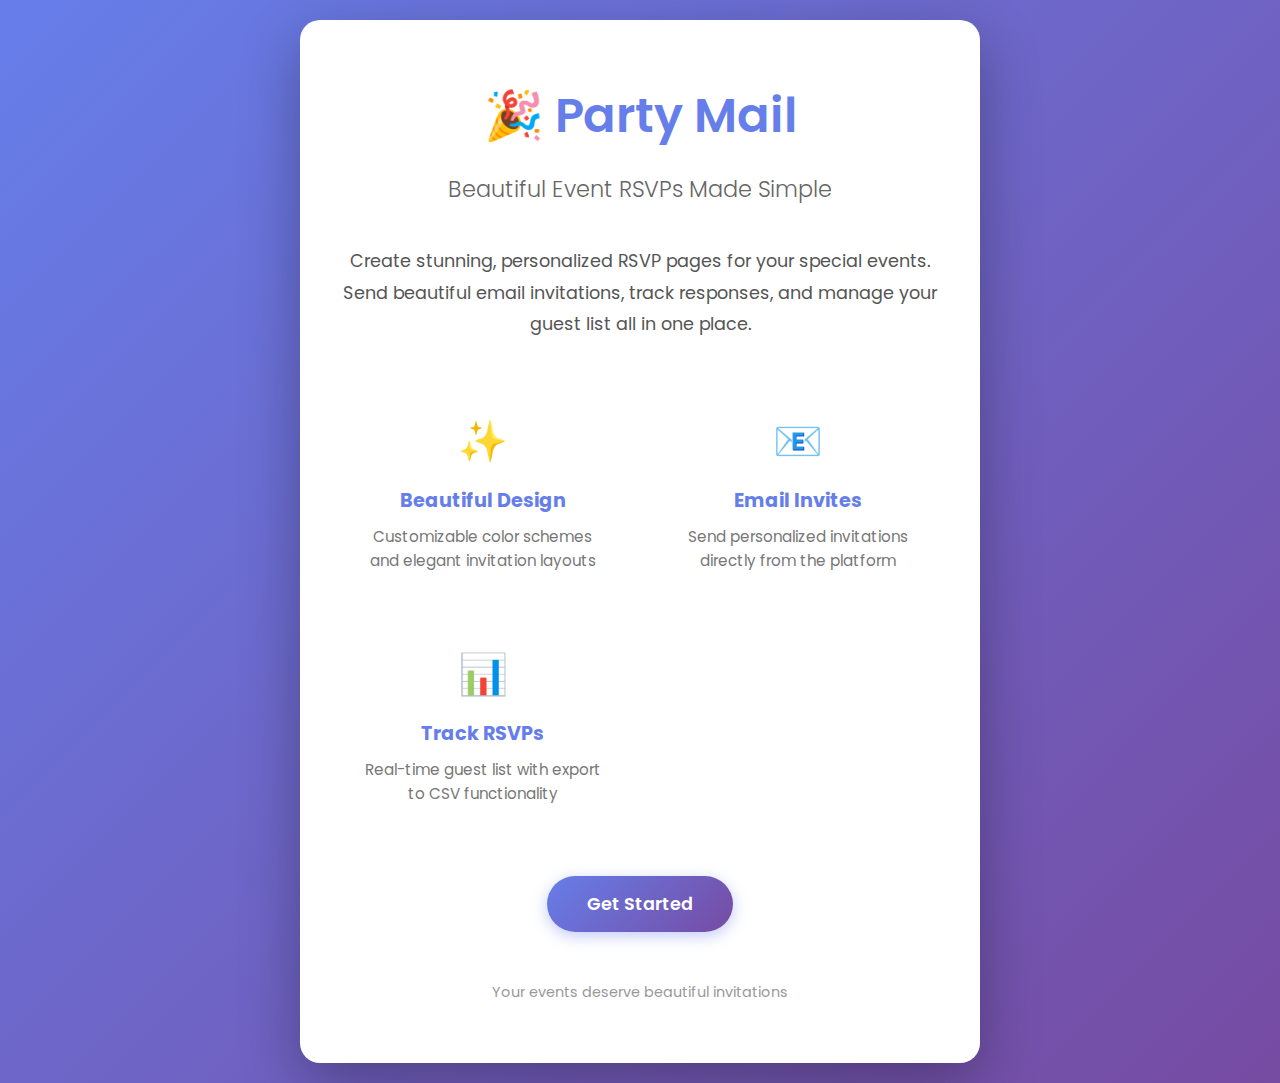
<file: templates/landing.html>
<!DOCTYPE html>
<html lang="en">
<head>
    <meta charset="UTF-8">
    <meta name="viewport" content="width=device-width, initial-scale=1.0">
    <title>Party Mail - Beautiful Event RSVPs Made Simple</title>
    <script async src="https://www.googletagmanager.com/gtag/js?id=G-52ZJ7PXYEC"></script>
    <script>window.dataLayer=window.dataLayer||[];function gtag(){dataLayer.push(arguments);}gtag('js',new Date());gtag('config','G-52ZJ7PXYEC');</script>
    <link href="https://fonts.googleapis.com/css2?family=Poppins:wght@300;400;600&display=swap" rel="stylesheet">
    <style>
        * {
            margin: 0;
            padding: 0;
            box-sizing: border-box;
        }

        body {
            font-family: 'Poppins', sans-serif;
            background: linear-gradient(135deg, #667eea 0%, #764ba2 100%);
            min-height: 100vh;
            display: flex;
            align-items: center;
            justify-content: center;
            padding: 20px;
        }

        .landing-container {
            background: white;
            border-radius: 20px;
            box-shadow: 0 20px 60px rgba(0, 0, 0, 0.3);
            max-width: 800px;
            padding: 60px 40px;
            text-align: center;
        }

        h1 {
            font-size: 3em;
            font-weight: 600;
            color: #667eea;
            margin-bottom: 20px;
        }

        .tagline {
            font-size: 1.4em;
            color: #666;
            margin-bottom: 40px;
            font-weight: 300;
        }

        .description {
            font-size: 1.1em;
            color: #555;
            line-height: 1.8;
            margin-bottom: 50px;
            max-width: 600px;
            margin-left: auto;
            margin-right: auto;
        }

        .features {
            display: grid;
            grid-template-columns: repeat(auto-fit, minmax(200px, 1fr));
            gap: 30px;
            margin-bottom: 50px;
        }

        .feature {
            padding: 20px;
        }

        .feature-icon {
            font-size: 2.5em;
            margin-bottom: 15px;
        }

        .feature h3 {
            color: #667eea;
            margin-bottom: 10px;
            font-size: 1.2em;
        }

        .feature p {
            color: #777;
            font-size: 0.95em;
            line-height: 1.6;
        }

        .cta-button {
            display: inline-block;
            background: linear-gradient(135deg, #667eea 0%, #764ba2 100%);
            color: white;
            padding: 15px 40px;
            border-radius: 30px;
            text-decoration: none;
            font-size: 1.1em;
            font-weight: 600;
            transition: transform 0.2s, box-shadow 0.2s;
            box-shadow: 0 4px 15px rgba(102, 126, 234, 0.4);
        }

        .cta-button:hover {
            transform: translateY(-2px);
            box-shadow: 0 6px 20px rgba(102, 126, 234, 0.6);
        }

        .footer {
            margin-top: 50px;
            color: #999;
            font-size: 0.9em;
        }

        @media (max-width: 600px) {
            .landing-container {
                padding: 40px 25px;
            }

            h1 {
                font-size: 2em;
            }

            .tagline {
                font-size: 1.1em;
            }

            .features {
                grid-template-columns: 1fr;
            }
        }
    </style>
</head>
<body>
    <div class="landing-container">
        <h1>🎉 Party Mail</h1>
        <p class="tagline">Beautiful Event RSVPs Made Simple</p>

        <p class="description">
            Create stunning, personalized RSVP pages for your special events.
            Send beautiful email invitations, track responses, and manage your guest list
            all in one place.
        </p>

        <div class="features">
            <div class="feature">
                <div class="feature-icon">✨</div>
                <h3>Beautiful Design</h3>
                <p>Customizable color schemes and elegant invitation layouts</p>
            </div>
            <div class="feature">
                <div class="feature-icon">📧</div>
                <h3>Email Invites</h3>
                <p>Send personalized invitations directly from the platform</p>
            </div>
            <div class="feature">
                <div class="feature-icon">📊</div>
                <h3>Track RSVPs</h3>
                <p>Real-time guest list with export to CSV functionality</p>
            </div>
        </div>

        <a href="/admin" class="cta-button">Get Started</a>

        <div class="footer">
            <p>Your events deserve beautiful invitations</p>
        </div>
    </div>
</body>
</html>
</file>
